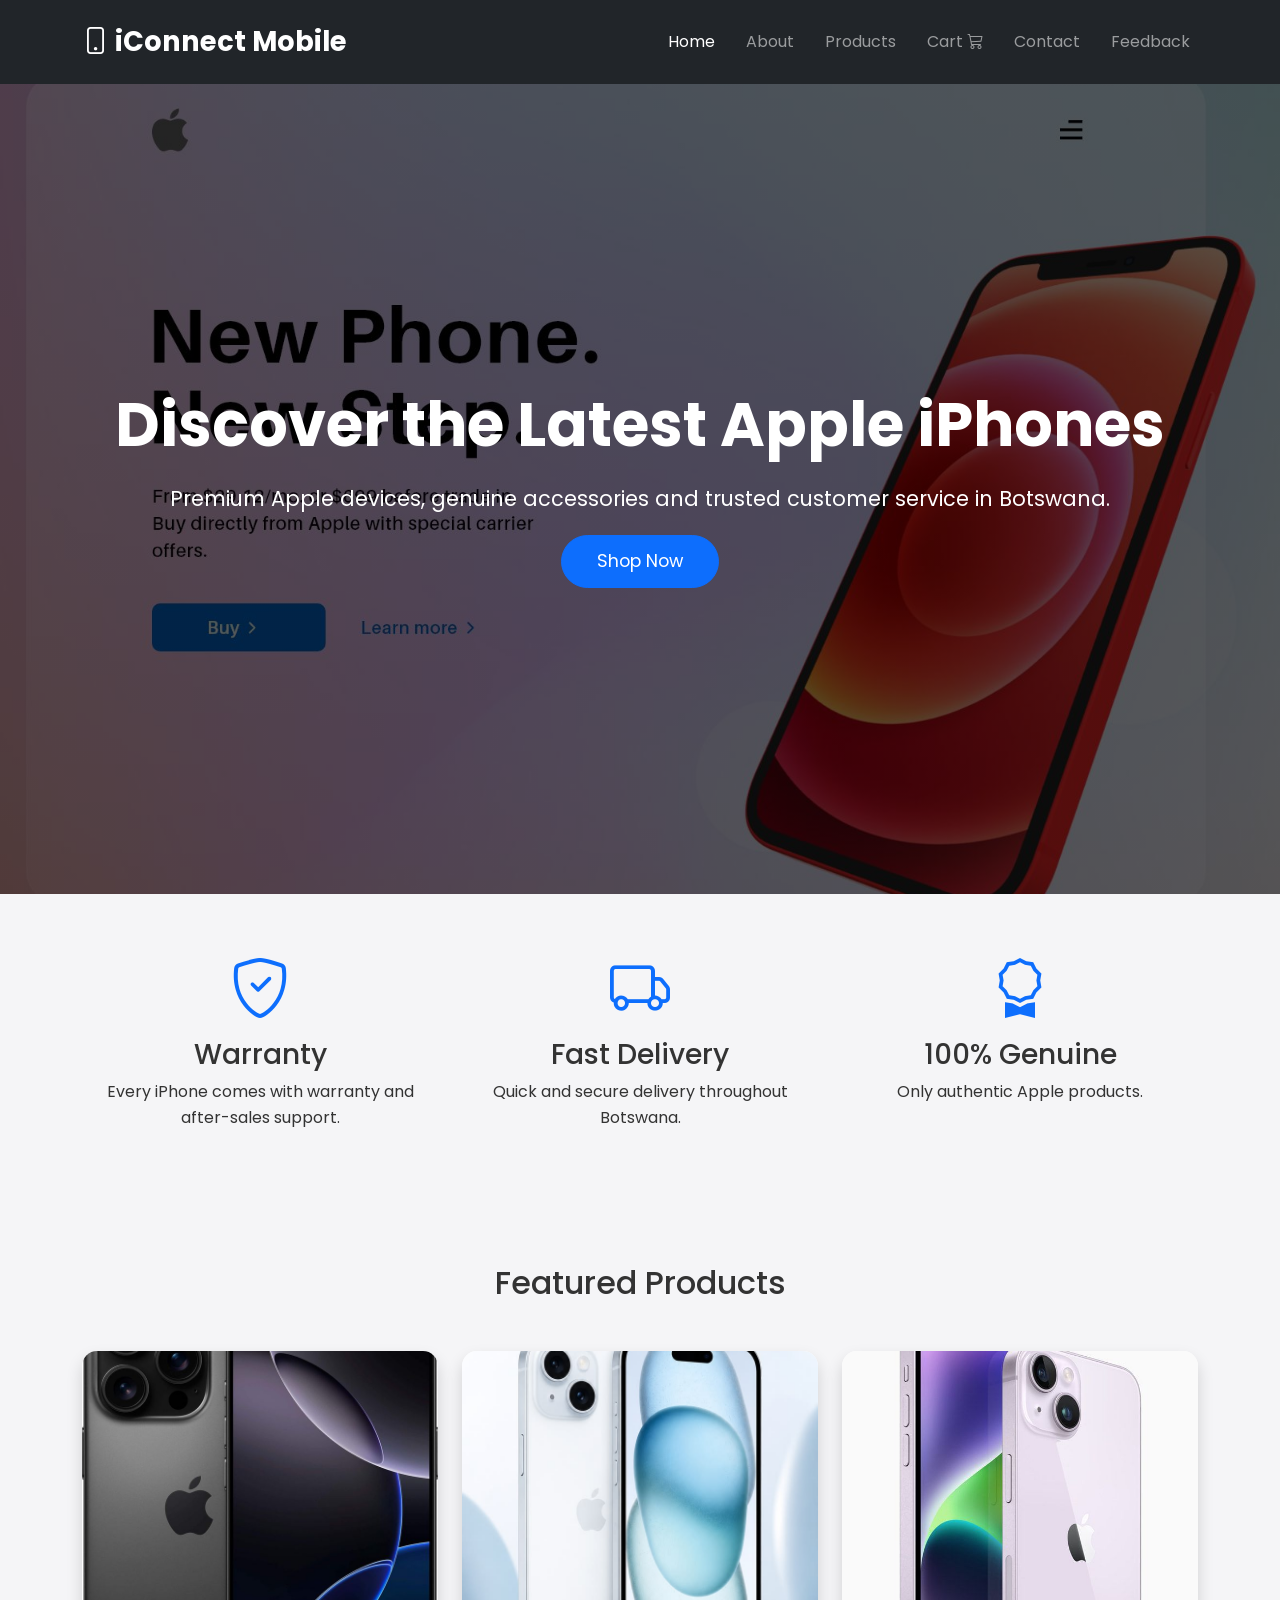
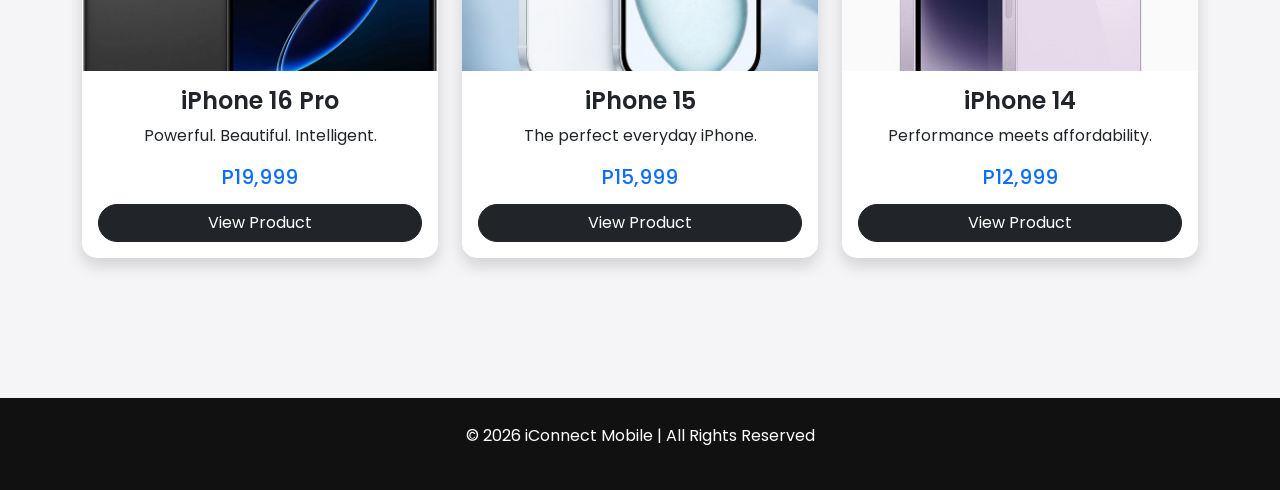
<file: index.html>
<!DOCTYPE html>
<html lang="en">

<head>

    <meta charset="UTF-8">
    <meta name="viewport" content="width=device-width, initial-scale=1.0">

    <title>iConnect Mobile</title>

    <!-- Bootstrap -->

    <link href="https://cdn.jsdelivr.net/npm/bootstrap@5.3.3/dist/css/bootstrap.min.css" rel="stylesheet">

    <!-- Bootstrap Icons -->

    <link rel="stylesheet"
        href="https://cdn.jsdelivr.net/npm/bootstrap-icons@1.11.3/font/bootstrap-icons.min.css">

    <!-- Google Font -->

    <link href="https://fonts.googleapis.com/css2?family=Poppins:wght@300;400;500;600;700&display=swap"
        rel="stylesheet">

    <!-- CSS -->

    <link rel="stylesheet" href="css/style.css">

</head>

<body>

    <!-- Navbar -->

    <nav class="navbar navbar-expand-lg navbar-dark bg-dark sticky-top">

        <div class="container">

            <a class="navbar-brand fw-bold" href="index.html">

                <i class="bi bi-phone"></i>

                iConnect Mobile

            </a>

            <button class="navbar-toggler" data-bs-toggle="collapse" data-bs-target="#menu">

                <span class="navbar-toggler-icon"></span>

            </button>

            <div class="collapse navbar-collapse" id="menu">

                <ul class="navbar-nav ms-auto">

                    <li class="nav-item">
                        <a class="nav-link active" href="index.html">Home</a>
                    </li>

                    <li class="nav-item">
                        <a class="nav-link" href="about.html">About</a>
                    </li>

                    <li class="nav-item">
                        <a class="nav-link" href="products.html">Products</a>
                    </li>

                    <li class="nav-item">
                        <a class="nav-link" href="cart.html">
                            Cart
                            <i class="bi bi-cart3"></i>
                        </a>
                    </li>

                    <li class="nav-item">
                        <a class="nav-link" href="contact.html">Contact</a>
                    </li>

                    <li class="nav-item">
                        <a class="nav-link" href="feedback.html">Feedback</a>
                    </li>

                </ul>

            </div>

        </div>

    </nav>

    <!-- Hero -->

    <section class="hero">

        <div class="container">

            <h1>Discover the Latest Apple iPhones</h1>

            <p>

                Premium Apple devices, genuine accessories and trusted customer service in Botswana.

            </p>

            <a href="products.html" class="btn btn-primary btn-lg">

                Shop Now

            </a>

        </div>

    </section>

    <!-- Features -->

    <section class="container py-5">

        <div class="row text-center">

            <div class="col-md-4">

                <i class="bi bi-shield-check feature-icon"></i>

                <h3>Warranty</h3>

                <p>Every iPhone comes with warranty and after-sales support.</p>

            </div>

            <div class="col-md-4">

                <i class="bi bi-truck feature-icon"></i>

                <h3>Fast Delivery</h3>

                <p>Quick and secure delivery throughout Botswana.</p>

            </div>

            <div class="col-md-4">

                <i class="bi bi-award feature-icon"></i>

                <h3>100% Genuine</h3>

                <p>Only authentic Apple products.</p>

            </div>

        </div>

    </section>

    <!-- Featured Products -->

    <section class="container">

        <h2 class="text-center mb-5">

            Featured Products

        </h2>

        <div class="row g-4">

            <div class="col-lg-4">

                <div class="card shadow">

                    <img src="images/iphone16.jpg" class="card-img-top">

                    <div class="card-body">

                        <h4>iPhone 16 Pro</h4>

                        <p>Powerful. Beautiful. Intelligent.</p>

                        <h5>P19,999</h5>

                        <a href="products.html" class="btn btn-dark w-100">

                            View Product

                        </a>

                    </div>

                </div>

            </div>

            <div class="col-lg-4">

                <div class="card shadow">

                    <img src="images/iphone15.jpg" class="card-img-top">

                    <div class="card-body">

                        <h4>iPhone 15</h4>

                        <p>The perfect everyday iPhone.</p>

                        <h5>P15,999</h5>

                        <a href="products.html" class="btn btn-dark w-100">

                            View Product

                        </a>

                    </div>

                </div>

            </div>

            <div class="col-lg-4">

                <div class="card shadow">

                    <img src="images/iphone14.jpg" class="card-img-top">

                    <div class="card-body">

                        <h4>iPhone 14</h4>

                        <p>Performance meets affordability.</p>

                        <h5>P12,999</h5>

                        <a href="products.html" class="btn btn-dark w-100">

                            View Product

                        </a>

                    </div>

                </div>

            </div>

        </div>

    </section>

    <!-- Footer -->

    <footer>

        <div class="container">

            <p>

                © 2026 iConnect Mobile | All Rights Reserved

            </p>

        </div>

    </footer>

    <script src="https://cdn.jsdelivr.net/npm/bootstrap@5.3.3/dist/js/bootstrap.bundle.min.js"></script>

    <script src="js/script.js"></script>

</body>

</html>
</file>
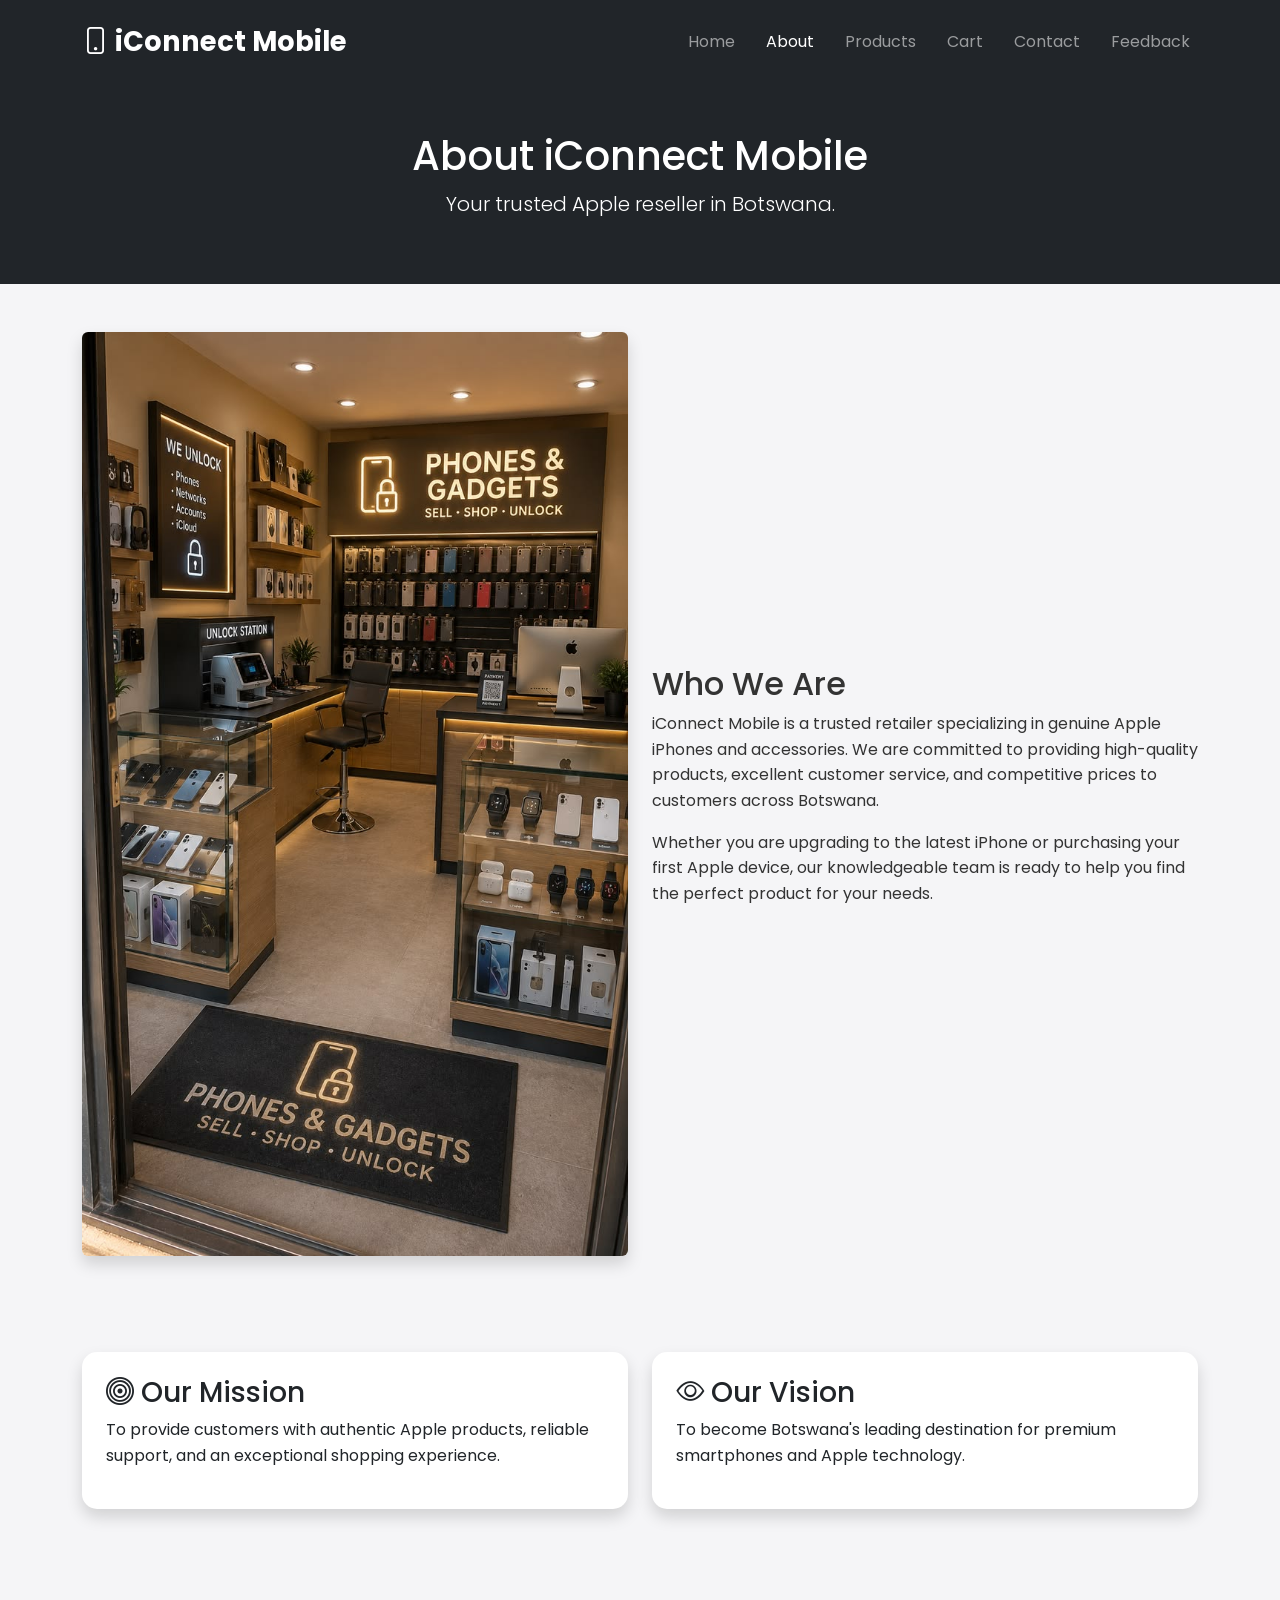
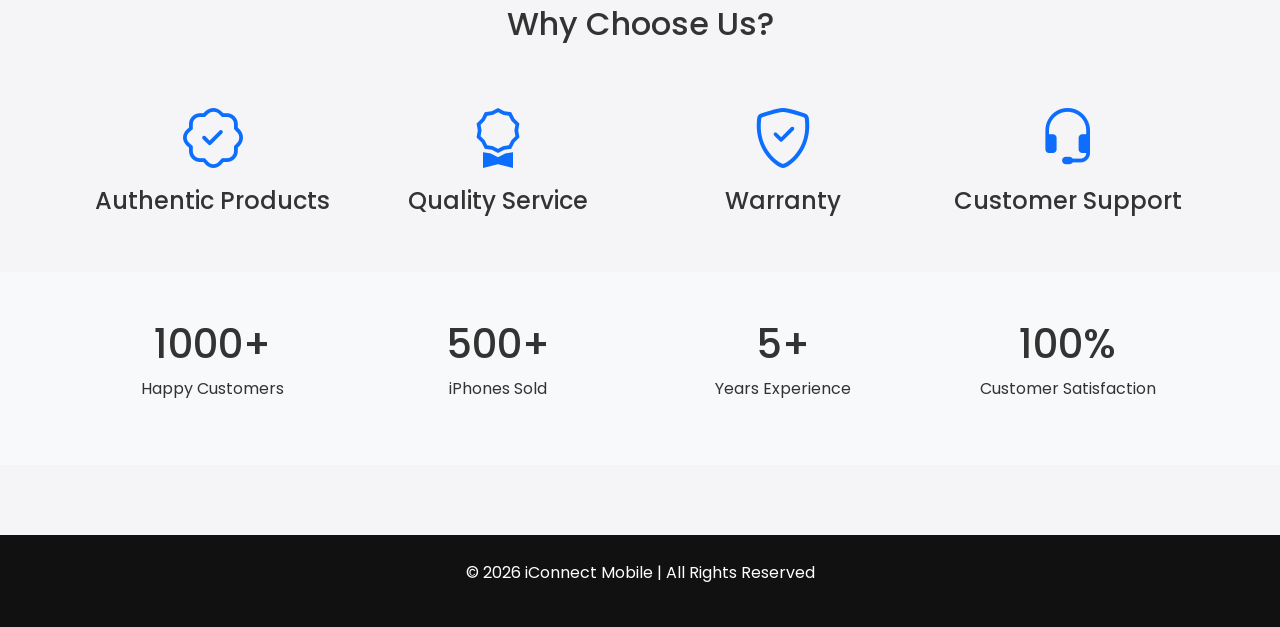
<file: about.html>
<!DOCTYPE html>
<html lang="en">

<head>

    <meta charset="UTF-8">
    <meta name="viewport" content="width=device-width, initial-scale=1.0">

    <title>About Us | iConnect Mobile</title>

    <!-- Bootstrap -->

    <link href="https://cdn.jsdelivr.net/npm/bootstrap@5.3.3/dist/css/bootstrap.min.css" rel="stylesheet">

    <!-- Bootstrap Icons -->

    <link rel="stylesheet"
    href="https://cdn.jsdelivr.net/npm/bootstrap-icons@1.11.3/font/bootstrap-icons.min.css">

    <!-- Google Font -->

    <link href="https://fonts.googleapis.com/css2?family=Poppins:wght@300;400;500;600;700&display=swap"
    rel="stylesheet">

    <!-- CSS -->

    <link rel="stylesheet" href="css/style.css">

</head>

<body>

<!-- Navigation -->

<nav class="navbar navbar-expand-lg navbar-dark bg-dark sticky-top">

<div class="container">

<a class="navbar-brand fw-bold" href="index.html">

<i class="bi bi-phone"></i>

iConnect Mobile

</a>

<button class="navbar-toggler" data-bs-toggle="collapse" data-bs-target="#menu">

<span class="navbar-toggler-icon"></span>

</button>

<div class="collapse navbar-collapse" id="menu">

<ul class="navbar-nav ms-auto">

<li class="nav-item">
<a class="nav-link" href="index.html">Home</a>
</li>

<li class="nav-item">
<a class="nav-link active" href="about.html">About</a>
</li>

<li class="nav-item">
<a class="nav-link" href="products.html">Products</a>
</li>

<li class="nav-item">
<a class="nav-link" href="cart.html">Cart</a>
</li>

<li class="nav-item">
<a class="nav-link" href="contact.html">Contact</a>
</li>

<li class="nav-item">
<a class="nav-link" href="feedback.html">Feedback</a>
</li>

</ul>

</div>

</div>

</nav>

<!-- Hero -->

<section class="bg-dark text-white text-center py-5">

<div class="container">

<h1>About iConnect Mobile</h1>

<p class="lead">

Your trusted Apple reseller in Botswana.

</p>

</div>

</section>

<!-- About -->

<section class="container py-5">

<div class="row align-items-center">

<div class="col-lg-6">

<img src="images/store.jpg" class="img-fluid rounded shadow" alt="Store">

</div>

<div class="col-lg-6">

<h2>Who We Are</h2>

<p>

iConnect Mobile is a trusted retailer specializing in genuine Apple iPhones and accessories.
We are committed to providing high-quality products, excellent customer service, and competitive prices to customers across Botswana.

</p>

<p>

Whether you are upgrading to the latest iPhone or purchasing your first Apple device, our knowledgeable team is ready to help you find the perfect product for your needs.

</p>

</div>

</div>

</section>

<!-- Mission Vision -->

<section class="container py-5">

<div class="row">

<div class="col-md-6">

<div class="card shadow p-4 h-100">

<h3><i class="bi bi-bullseye"></i> Our Mission</h3>

<p>

To provide customers with authentic Apple products, reliable support, and an exceptional shopping experience.

</p>

</div>

</div>

<div class="col-md-6">

<div class="card shadow p-4 h-100">

<h3><i class="bi bi-eye"></i> Our Vision</h3>

<p>

To become Botswana's leading destination for premium smartphones and Apple technology.

</p>

</div>

</div>

</div>

</section>

<!-- Why Choose Us -->

<section class="container py-5">

<h2 class="text-center mb-5">Why Choose Us?</h2>

<div class="row text-center">

<div class="col-md-3">

<i class="bi bi-patch-check feature-icon"></i>

<h4>Authentic Products</h4>

</div>

<div class="col-md-3">

<i class="bi bi-award feature-icon"></i>

<h4>Quality Service</h4>

</div>

<div class="col-md-3">

<i class="bi bi-shield-check feature-icon"></i>

<h4>Warranty</h4>

</div>

<div class="col-md-3">

<i class="bi bi-headset feature-icon"></i>

<h4>Customer Support</h4>

</div>

</div>

</section>

<!-- Statistics -->

<section class="bg-light py-5">

<div class="container">

<div class="row text-center">

<div class="col-md-3">

<h1>1000+</h1>

<p>Happy Customers</p>

</div>

<div class="col-md-3">

<h1>500+</h1>

<p>iPhones Sold</p>

</div>

<div class="col-md-3">

<h1>5+</h1>

<p>Years Experience</p>

</div>

<div class="col-md-3">

<h1>100%</h1>

<p>Customer Satisfaction</p>

</div>

</div>

</div>

</section>

<!-- Footer -->

<footer>

<div class="container">

<p>

© 2026 iConnect Mobile | All Rights Reserved

</p>

</div>

</footer>

<script src="https://cdn.jsdelivr.net/npm/bootstrap@5.3.3/dist/js/bootstrap.bundle.min.js"></script>

</body>

</html>
</file>
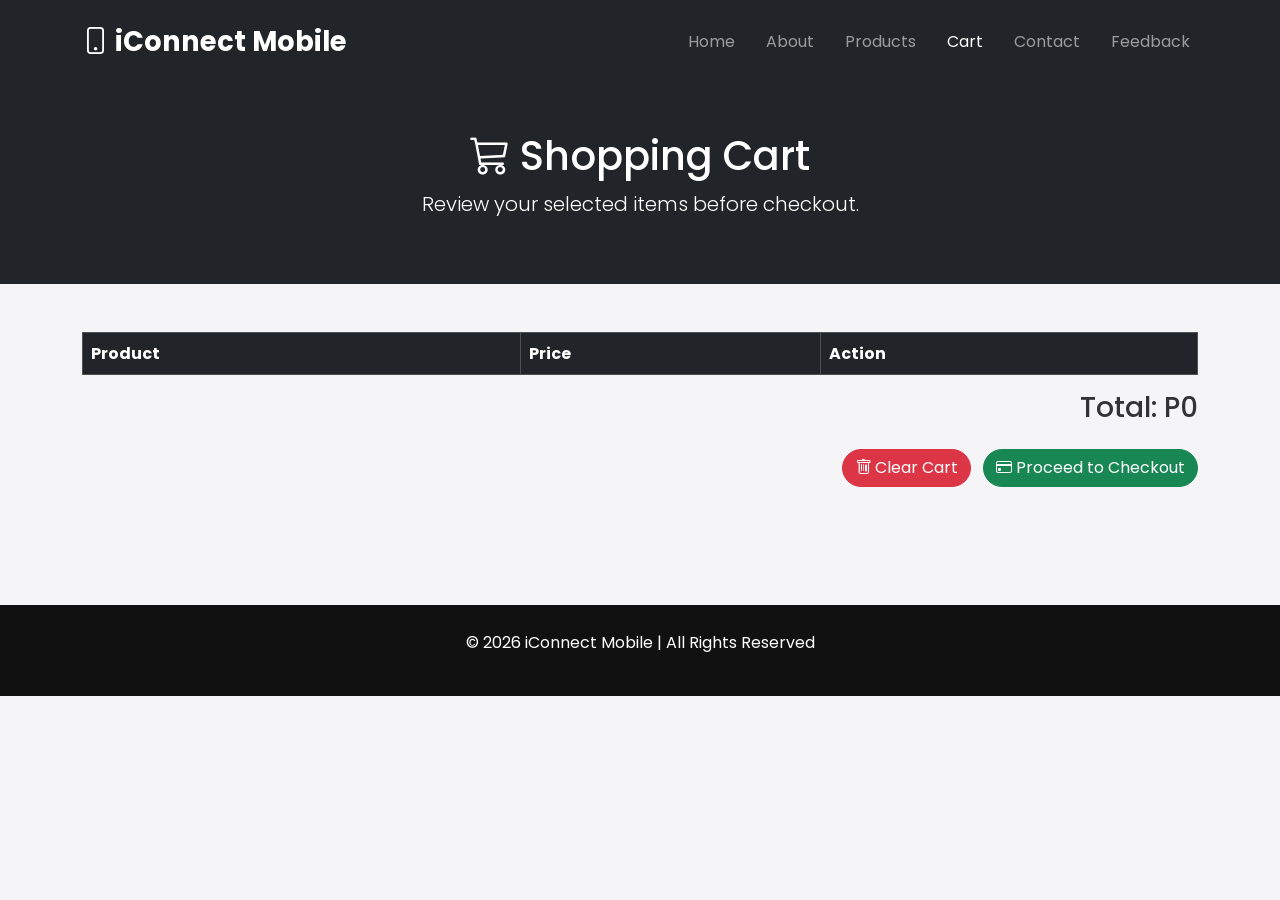
<file: cart.html>
<!DOCTYPE html>
<html lang="en">

<head>

    <meta charset="UTF-8">
    <meta name="viewport" content="width=device-width, initial-scale=1.0">

    <title>Shopping Cart | iConnect Mobile</title>

    <!-- Bootstrap -->

    <link href="https://cdn.jsdelivr.net/npm/bootstrap@5.3.3/dist/css/bootstrap.min.css" rel="stylesheet">

    <!-- Bootstrap Icons -->

    <link rel="stylesheet"
        href="https://cdn.jsdelivr.net/npm/bootstrap-icons@1.11.3/font/bootstrap-icons.min.css">

    <!-- Google Font -->

    <link href="https://fonts.googleapis.com/css2?family=Poppins:wght@300;400;500;600;700&display=swap"
        rel="stylesheet">

    <link rel="stylesheet" href="css/style.css">

</head>

<body>

<!-- Navigation -->

<nav class="navbar navbar-expand-lg navbar-dark bg-dark sticky-top">

<div class="container">

<a class="navbar-brand fw-bold" href="index.html">

<i class="bi bi-phone"></i>

iConnect Mobile

</a>

<button class="navbar-toggler" data-bs-toggle="collapse" data-bs-target="#menu">

<span class="navbar-toggler-icon"></span>

</button>

<div class="collapse navbar-collapse" id="menu">

<ul class="navbar-nav ms-auto">

<li class="nav-item"><a class="nav-link" href="index.html">Home</a></li>

<li class="nav-item"><a class="nav-link" href="about.html">About</a></li>

<li class="nav-item"><a class="nav-link" href="products.html">Products</a></li>

<li class="nav-item"><a class="nav-link active" href="cart.html">Cart</a></li>

<li class="nav-item"><a class="nav-link" href="contact.html">Contact</a></li>

<li class="nav-item"><a class="nav-link" href="feedback.html">Feedback</a></li>

</ul>

</div>

</div>

</nav>

<!-- Page Header -->

<section class="bg-dark text-white text-center py-5">

<div class="container">

<h1><i class="bi bi-cart3"></i> Shopping Cart</h1>

<p class="lead">

Review your selected items before checkout.

</p>

</div>

</section>

<!-- Cart -->

<section class="container py-5">

<div class="table-responsive">

<table class="table table-bordered table-hover align-middle">

<thead class="table-dark">

<tr>

<th>Product</th>

<th>Price</th>

<th>Action</th>

</tr>

</thead>

<tbody id="cartItems">

</tbody>

</table>

</div>

<div class="text-end">

<h3>

Total:
<span id="totalPrice">P0</span>

</h3>

</div>

<div class="text-end mt-4">

<button class="btn btn-danger me-2" onclick="clearCart()">

<i class="bi bi-trash"></i>

Clear Cart

</button>

<button class="btn btn-success">

<i class="bi bi-credit-card"></i>

Proceed to Checkout

</button>

</div>

</section>

<!-- Footer -->

<footer>

<div class="container">

<p>

© 2026 iConnect Mobile | All Rights Reserved

</p>

</div>

</footer>

<script src="https://cdn.jsdelivr.net/npm/bootstrap@5.3.3/dist/js/bootstrap.bundle.min.js"></script>

<script src="js/cart.js"></script>

</body>

</html>
</file>
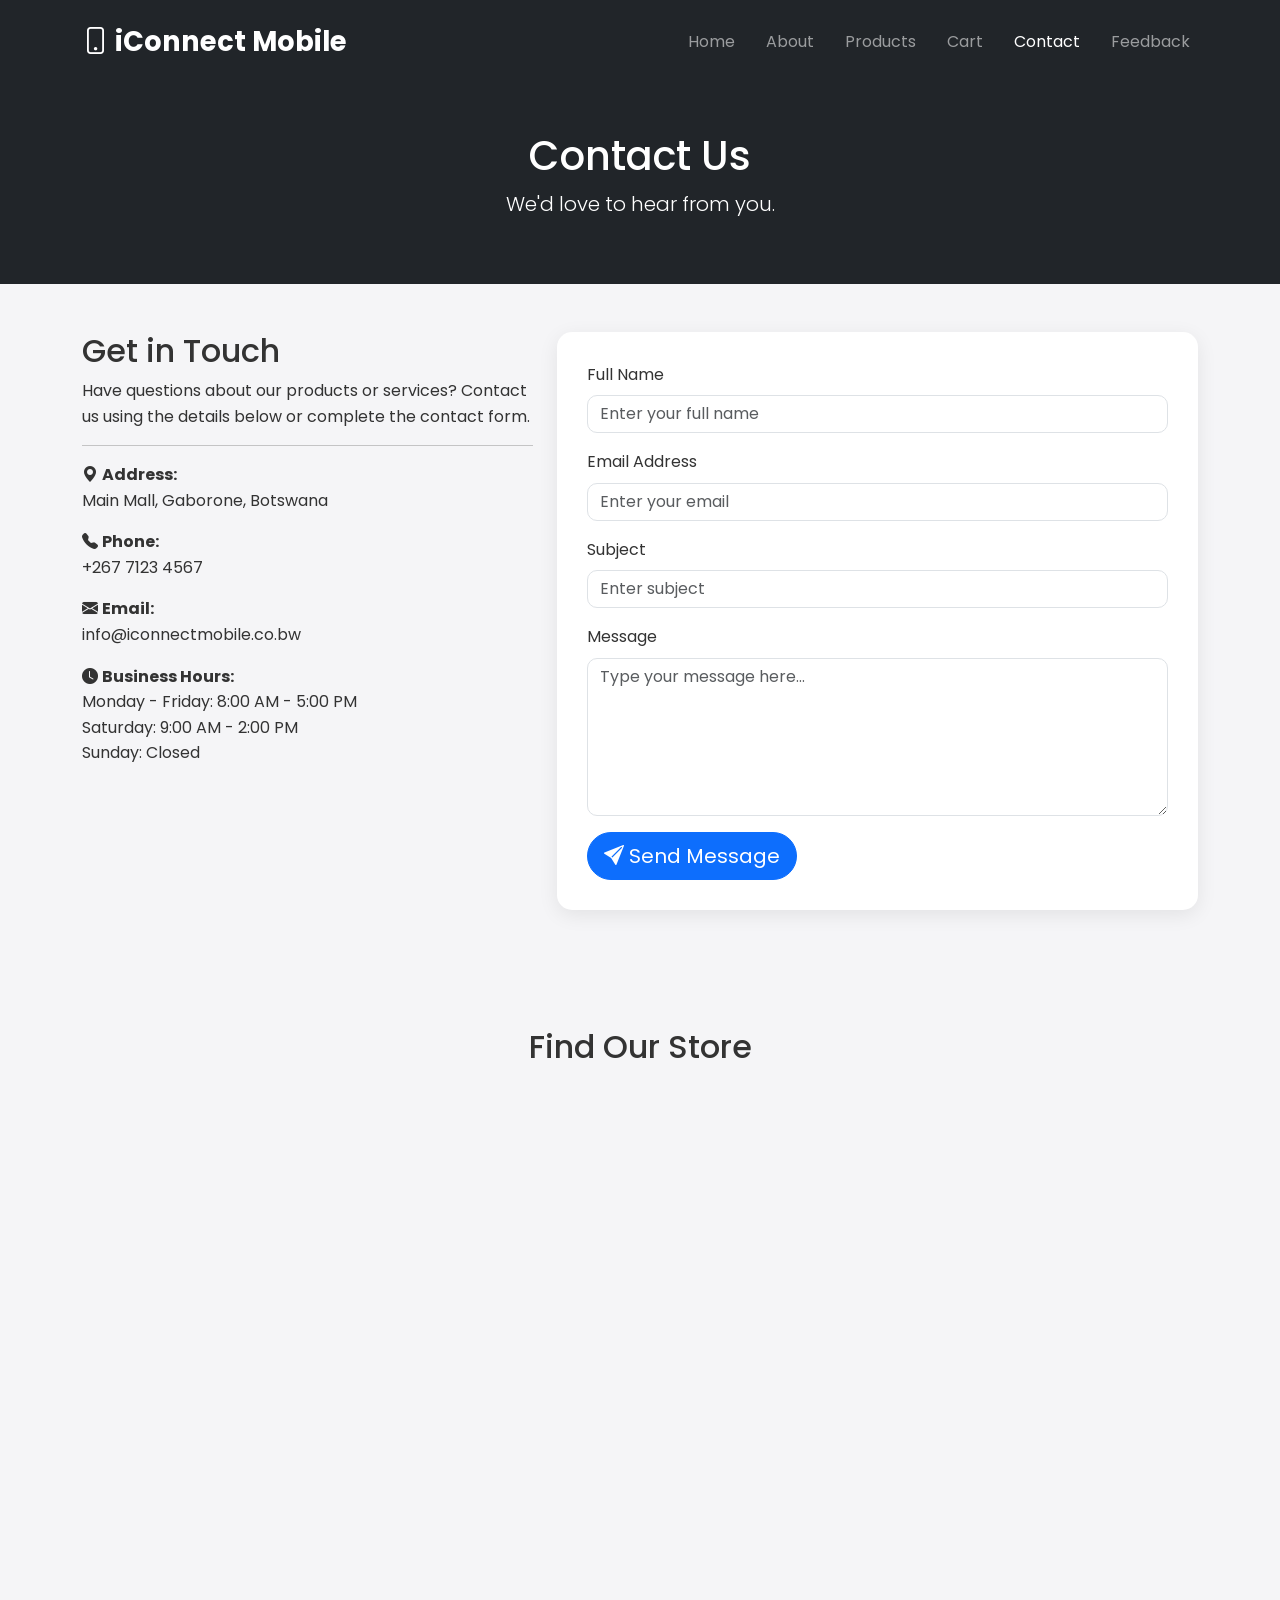
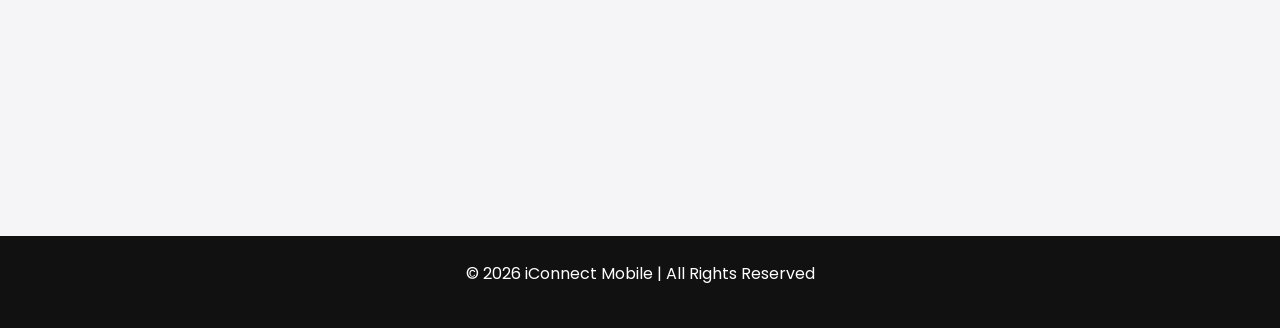
<file: contact.html>
<!DOCTYPE html>
<html lang="en">

<head>

<meta charset="UTF-8">
<meta name="viewport" content="width=device-width, initial-scale=1.0">

<title>Contact Us | iConnect Mobile</title>

<link href="https://cdn.jsdelivr.net/npm/bootstrap@5.3.3/dist/css/bootstrap.min.css" rel="stylesheet">

<link rel="stylesheet"
href="https://cdn.jsdelivr.net/npm/bootstrap-icons@1.11.3/font/bootstrap-icons.min.css">

<link href="https://fonts.googleapis.com/css2?family=Poppins:wght@300;400;500;600;700&display=swap"
rel="stylesheet">

<link rel="stylesheet" href="css/style.css">

</head>

<body>

<!-- Navigation -->

<nav class="navbar navbar-expand-lg navbar-dark bg-dark sticky-top">

<div class="container">

<a class="navbar-brand fw-bold" href="index.html">

<i class="bi bi-phone"></i>

iConnect Mobile

</a>

<button class="navbar-toggler" data-bs-toggle="collapse" data-bs-target="#menu">

<span class="navbar-toggler-icon"></span>

</button>

<div class="collapse navbar-collapse" id="menu">

<ul class="navbar-nav ms-auto">

<li class="nav-item"><a class="nav-link" href="index.html">Home</a></li>

<li class="nav-item"><a class="nav-link" href="about.html">About</a></li>

<li class="nav-item"><a class="nav-link" href="products.html">Products</a></li>

<li class="nav-item"><a class="nav-link" href="cart.html">Cart</a></li>

<li class="nav-item"><a class="nav-link active" href="contact.html">Contact</a></li>

<li class="nav-item"><a class="nav-link" href="feedback.html">Feedback</a></li>

</ul>

</div>

</div>

</nav>

<!-- Header -->

<section class="bg-dark text-white text-center py-5">

<div class="container">

<h1>Contact Us</h1>

<p class="lead">

We'd love to hear from you.

</p>

</div>

</section>

<!-- Contact Information -->

<section class="container py-5">

<div class="row">

<div class="col-lg-5">

<h2>Get in Touch</h2>

<p>

Have questions about our products or services? Contact us using the details below or complete the contact form.

</p>

<hr>

<p><i class="bi bi-geo-alt-fill"></i>
<strong>Address:</strong><br>
Main Mall, Gaborone, Botswana
</p>

<p><i class="bi bi-telephone-fill"></i>
<strong>Phone:</strong><br>
+267 7123 4567
</p>

<p><i class="bi bi-envelope-fill"></i>
<strong>Email:</strong><br>
info@iconnectmobile.co.bw
</p>

<p><i class="bi bi-clock-fill"></i>
<strong>Business Hours:</strong><br>

Monday - Friday: 8:00 AM - 5:00 PM<br>

Saturday: 9:00 AM - 2:00 PM<br>

Sunday: Closed

</p>

</div>

<div class="col-lg-7">

<form>

<div class="mb-3">

<label class="form-label">Full Name</label>

<input
type="text"
class="form-control"
placeholder="Enter your full name"
required>

</div>

<div class="mb-3">

<label class="form-label">Email Address</label>

<input
type="email"
class="form-control"
placeholder="Enter your email"
required>

</div>

<div class="mb-3">

<label class="form-label">Subject</label>

<input
type="text"
class="form-control"
placeholder="Enter subject">

</div>

<div class="mb-3">

<label class="form-label">Message</label>

<textarea
class="form-control"
rows="6"
placeholder="Type your message here..."
required></textarea>

</div>

<button class="btn btn-primary btn-lg">

<i class="bi bi-send-fill"></i>

Send Message

</button>

</form>

</div>

</div>

</section>

<!-- Map -->

<section class="container pb-5">

<h2 class="text-center mb-4">

Find Our Store

</h2>

<div class="ratio ratio-16x9">

<iframe

src="https://www.google.com/maps?q=Main+Mall+Gaborone&output=embed"

allowfullscreen

loading="lazy">

</iframe>

</div>

</section>

<!-- Footer -->

<footer>

<div class="container">

<p>

© 2026 iConnect Mobile | All Rights Reserved

</p>

</div>

</footer>

<script src="https://cdn.jsdelivr.net/npm/bootstrap@5.3.3/dist/js/bootstrap.bundle.min.js"></script>

</body>

</html>
</file>
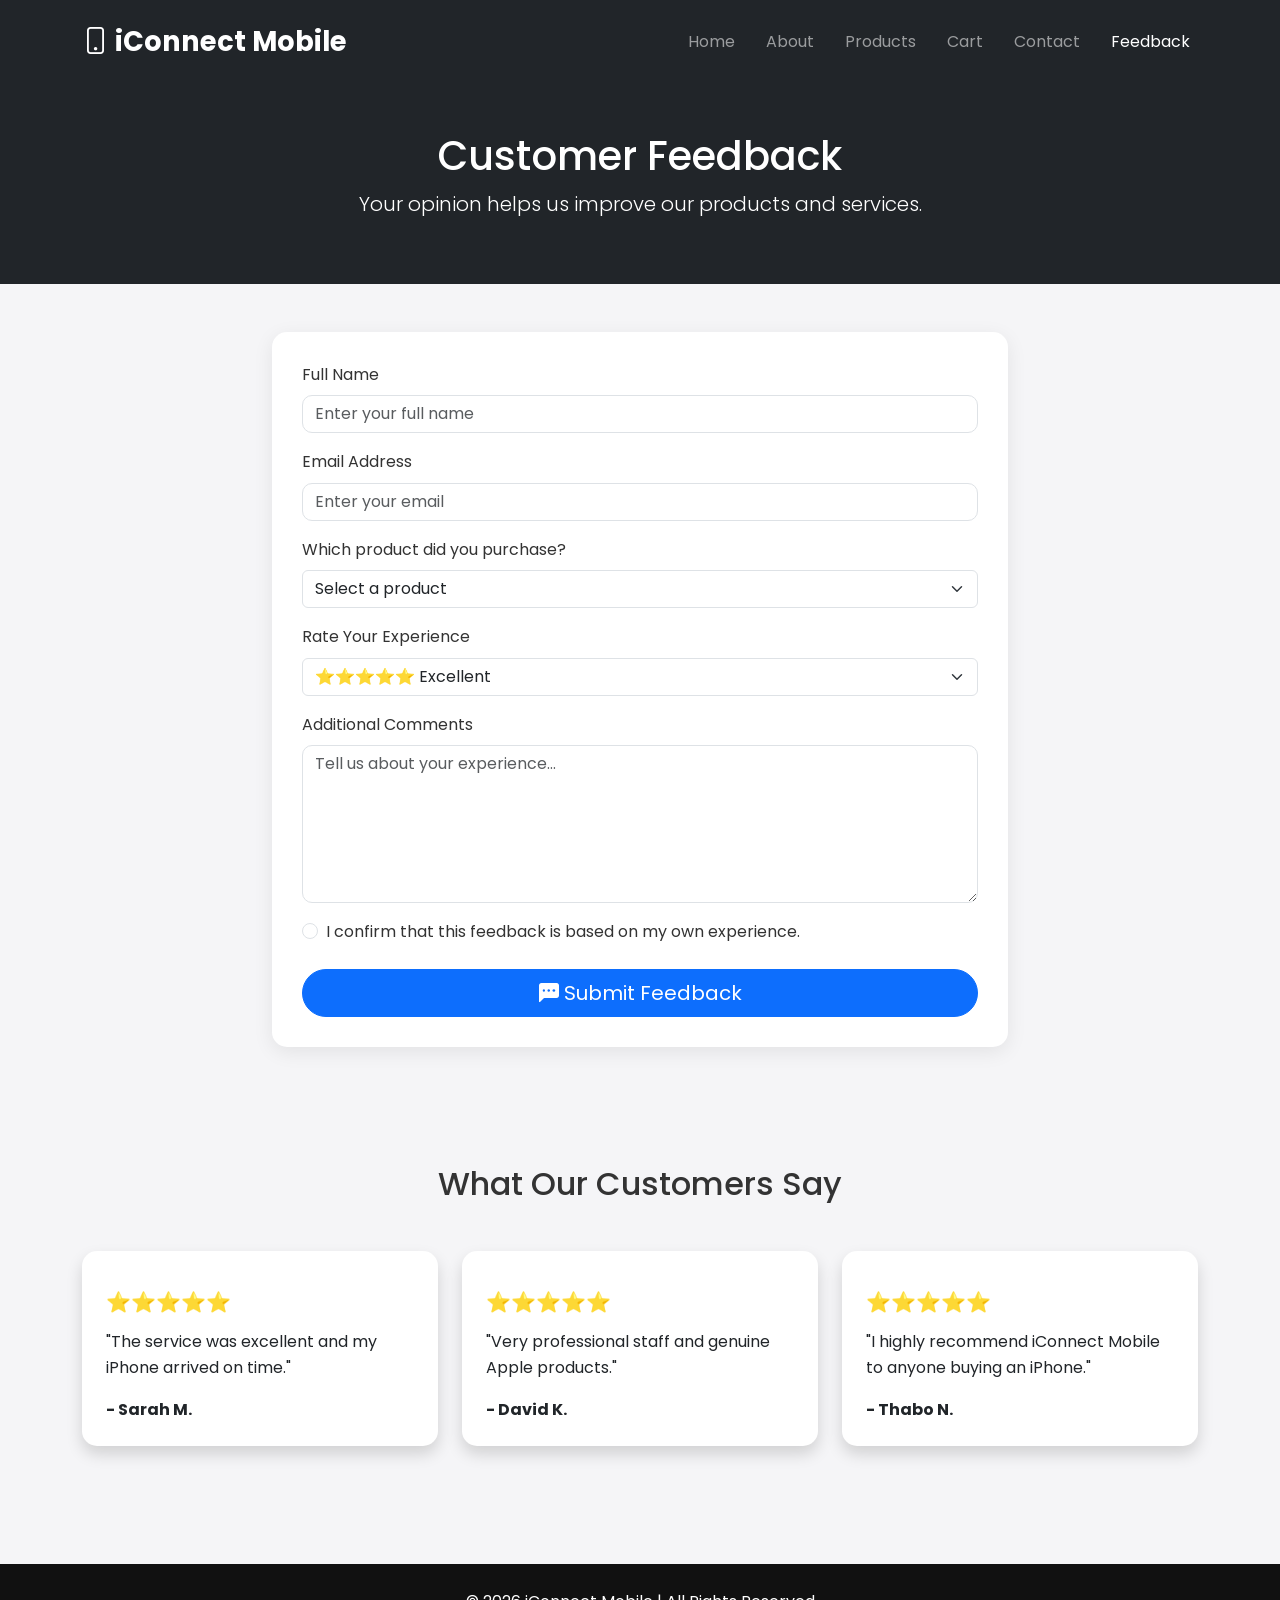
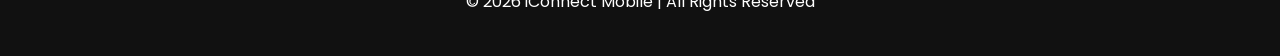
<file: feedback.html>
<!DOCTYPE html>
<html lang="en">

<head>

    <meta charset="UTF-8">
    <meta name="viewport" content="width=device-width, initial-scale=1.0">

    <title>Feedback | iConnect Mobile</title>

    <!-- Bootstrap CSS -->
    <link href="https://cdn.jsdelivr.net/npm/bootstrap@5.3.3/dist/css/bootstrap.min.css" rel="stylesheet">

    <!-- Bootstrap Icons -->
    <link rel="stylesheet"
        href="https://cdn.jsdelivr.net/npm/bootstrap-icons@1.11.3/font/bootstrap-icons.min.css">

    <!-- Google Font -->
    <link href="https://fonts.googleapis.com/css2?family=Poppins:wght@300;400;500;600;700&display=swap"
        rel="stylesheet">

    <!-- CSS -->
    <link rel="stylesheet" href="css/style.css">

</head>

<body>

<!-- Navbar -->

<nav class="navbar navbar-expand-lg navbar-dark bg-dark sticky-top">

<div class="container">

<a class="navbar-brand fw-bold" href="index.html">
<i class="bi bi-phone"></i>
iConnect Mobile
</a>

<button class="navbar-toggler" data-bs-toggle="collapse" data-bs-target="#menu">

<span class="navbar-toggler-icon"></span>

</button>

<div class="collapse navbar-collapse" id="menu">

<ul class="navbar-nav ms-auto">

<li class="nav-item">
<a class="nav-link" href="index.html">Home</a>
</li>

<li class="nav-item">
<a class="nav-link" href="about.html">About</a>
</li>

<li class="nav-item">
<a class="nav-link" href="products.html">Products</a>
</li>

<li class="nav-item">
<a class="nav-link" href="cart.html">Cart</a>
</li>

<li class="nav-item">
<a class="nav-link" href="contact.html">Contact</a>
</li>

<li class="nav-item">
<a class="nav-link active" href="feedback.html">Feedback</a>
</li>

</ul>

</div>

</div>

</nav>

<!-- Header -->

<section class="bg-dark text-white text-center py-5">

<div class="container">

<h1>Customer Feedback</h1>

<p class="lead">

Your opinion helps us improve our products and services.

</p>

</div>

</section>

<!-- Feedback Form -->

<section class="container py-5">

<div class="row justify-content-center">

<div class="col-lg-8">

<form>

<div class="mb-3">

<label class="form-label">Full Name</label>

<input
type="text"
class="form-control"
placeholder="Enter your full name"
required>

</div>

<div class="mb-3">

<label class="form-label">Email Address</label>

<input
type="email"
class="form-control"
placeholder="Enter your email"
required>

</div>

<div class="mb-3">

<label class="form-label">Which product did you purchase?</label>

<select class="form-select">

<option>Select a product</option>

<option>iPhone 16 Pro</option>

<option>iPhone 15</option>

<option>iPhone 14</option>

<option>iPhone 13</option>

<option>iPhone 12</option>

<option>iPhone 11</option>

</select>

</div>

<div class="mb-3">

<label class="form-label">Rate Your Experience</label>

<select class="form-select">

<option>⭐⭐⭐⭐⭐ Excellent</option>

<option>⭐⭐⭐⭐ Very Good</option>

<option>⭐⭐⭐ Good</option>

<option>⭐⭐ Fair</option>

<option>⭐ Poor</option>

</select>

</div>

<div class="mb-3">

<label class="form-label">Additional Comments</label>

<textarea
class="form-control"
rows="6"
placeholder="Tell us about your experience..."
required></textarea>

</div>

<div class="form-check mb-4">

<input class="form-check-input"
type="checkbox"
required>

<label class="form-check-label">

I confirm that this feedback is based on my own experience.

</label>

</div>

<button class="btn btn-primary btn-lg w-100">

<i class="bi bi-chat-left-dots-fill"></i>

Submit Feedback

</button>

</form>

</div>

</div>

</section>

<!-- Testimonials -->

<section class="container pb-5">

<h2 class="text-center mb-5">

What Our Customers Say

</h2>

<div class="row g-4">

<div class="col-md-4">

<div class="card shadow p-4">

<h5>⭐⭐⭐⭐⭐</h5>

<p>

"The service was excellent and my iPhone arrived on time."

</p>

<strong>- Sarah M.</strong>

</div>

</div>

<div class="col-md-4">

<div class="card shadow p-4">

<h5>⭐⭐⭐⭐⭐</h5>

<p>

"Very professional staff and genuine Apple products."

</p>

<strong>- David K.</strong>

</div>

</div>

<div class="col-md-4">

<div class="card shadow p-4">

<h5>⭐⭐⭐⭐⭐</h5>

<p>

"I highly recommend iConnect Mobile to anyone buying an iPhone."

</p>

<strong>- Thabo N.</strong>

</div>

</div>

</div>

</section>

<!-- Footer -->

<footer>

<div class="container">

<p>

© 2026 iConnect Mobile | All Rights Reserved

</p>

</div>

</footer>

<script src="https://cdn.jsdelivr.net/npm/bootstrap@5.3.3/dist/js/bootstrap.bundle.min.js"></script>

</body>

</html>
</file>
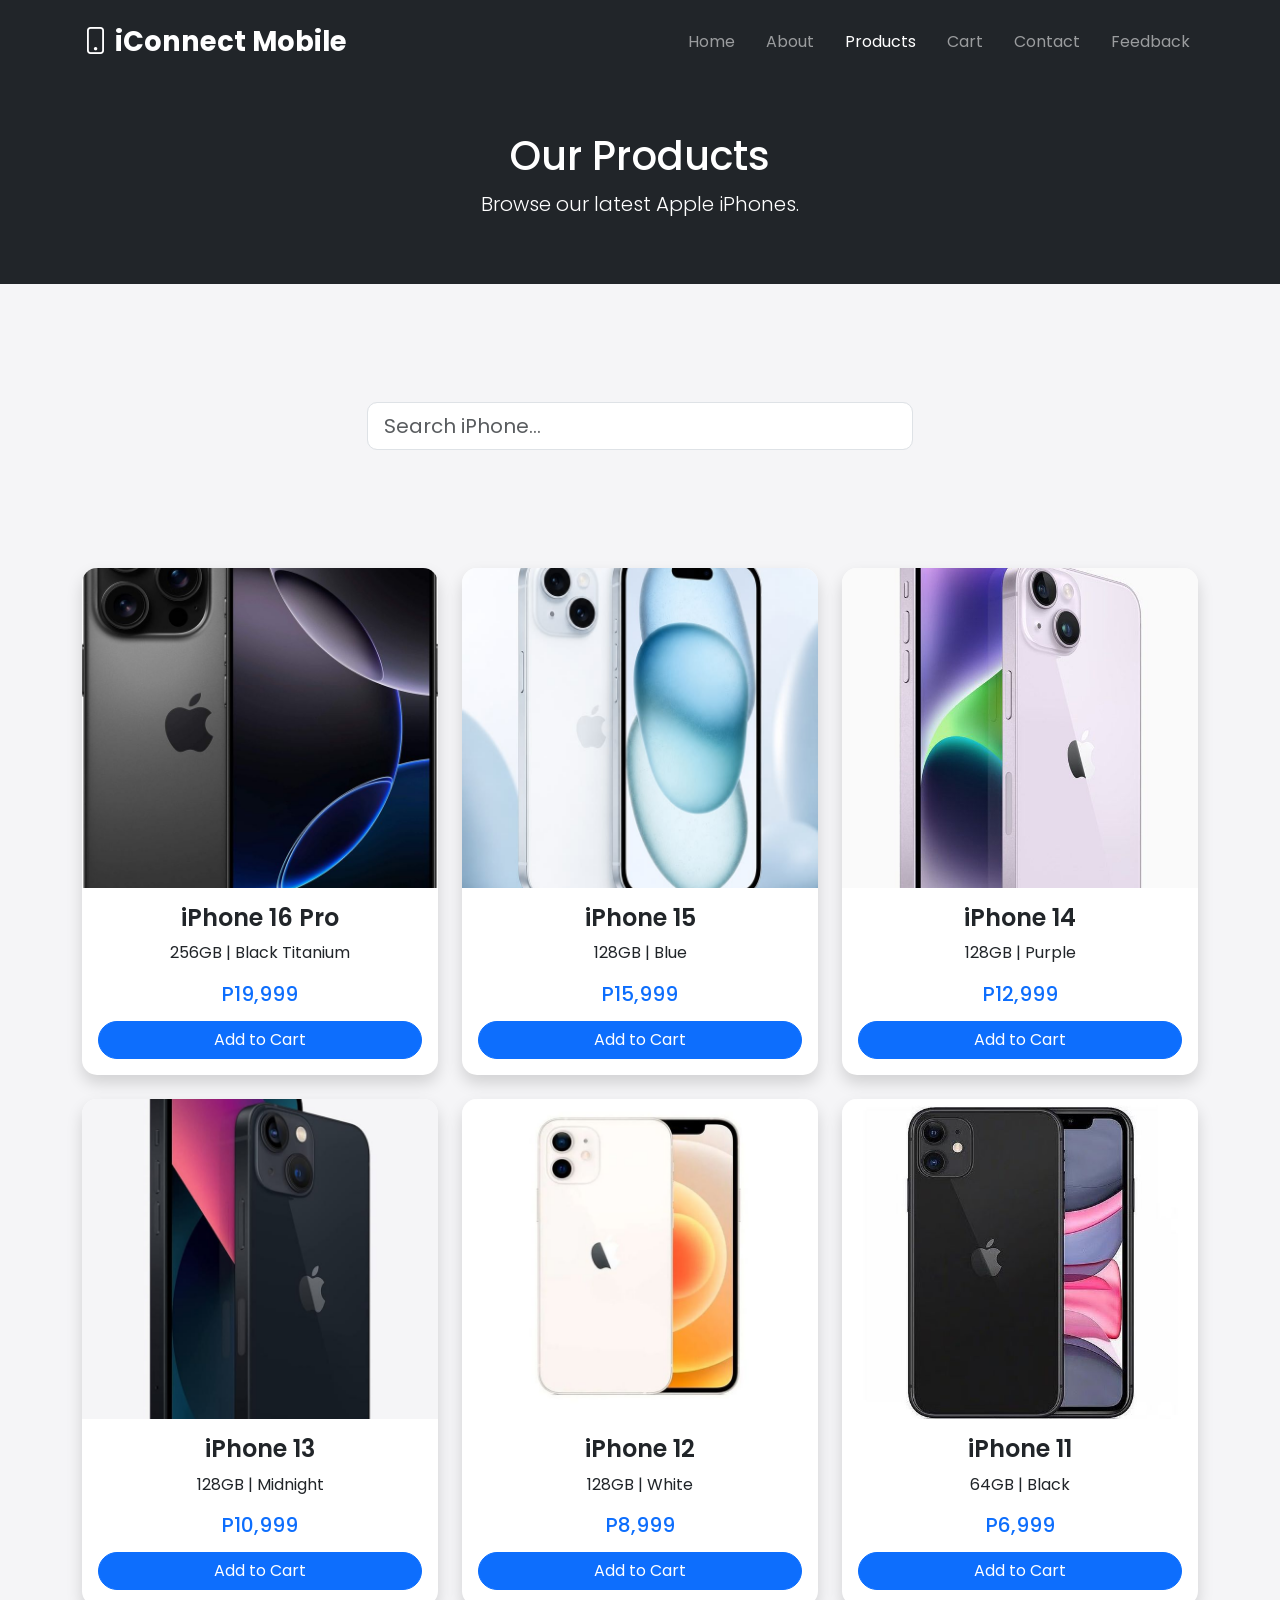
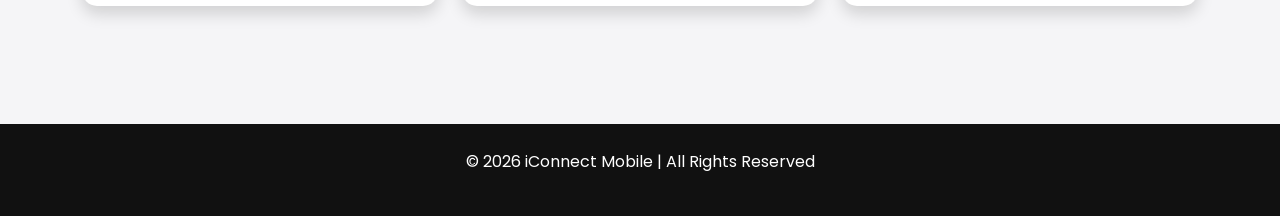
<file: products.html>
<!DOCTYPE html>
<html lang="en">

<head>
    <meta charset="UTF-8">
    <meta name="viewport" content="width=device-width, initial-scale=1.0">
    <title>Products | iConnect Mobile</title>

    <!-- Bootstrap -->
    <link href="https://cdn.jsdelivr.net/npm/bootstrap@5.3.3/dist/css/bootstrap.min.css" rel="stylesheet">

    <!-- Bootstrap Icons -->
    <link rel="stylesheet"
        href="https://cdn.jsdelivr.net/npm/bootstrap-icons@1.11.3/font/bootstrap-icons.min.css">

    <!-- Google Font -->
    <link href="https://fonts.googleapis.com/css2?family=Poppins:wght@300;400;500;600;700&display=swap"
        rel="stylesheet">

    <link rel="stylesheet" href="css/style.css">
</head>

<body>

<!-- Navbar -->

<nav class="navbar navbar-expand-lg navbar-dark bg-dark sticky-top">

<div class="container">

<a class="navbar-brand fw-bold" href="index.html">
<i class="bi bi-phone"></i>
iConnect Mobile
</a>

<button class="navbar-toggler" data-bs-toggle="collapse" data-bs-target="#menu">
<span class="navbar-toggler-icon"></span>
</button>

<div class="collapse navbar-collapse" id="menu">

<ul class="navbar-nav ms-auto">

<li class="nav-item"><a class="nav-link" href="index.html">Home</a></li>

<li class="nav-item"><a class="nav-link" href="about.html">About</a></li>

<li class="nav-item"><a class="nav-link active" href="products.html">Products</a></li>

<li class="nav-item"><a class="nav-link" href="cart.html">Cart</a></li>

<li class="nav-item"><a class="nav-link" href="contact.html">Contact</a></li>

<li class="nav-item"><a class="nav-link" href="feedback.html">Feedback</a></li>

</ul>

</div>

</div>

</nav>

<!-- Header -->

<section class="bg-dark text-white text-center py-5">

<div class="container">

<h1>Our Products</h1>

<p class="lead">Browse our latest Apple iPhones.</p>

</div>

</section>

<!-- Search -->

<section class="container mt-5">

<div class="row justify-content-center">

<div class="col-md-6">

<input type="text" id="searchInput" class="form-control form-control-lg"
placeholder="Search iPhone...">

</div>

</div>

</section>

<!-- Products -->

<section class="container py-5">

<div class="row g-4" id="productList">

<!-- Product 1 -->

<div class="col-lg-4 product">

<div class="card shadow">

<img src="images/iphone16.jpg" class="card-img-top product-image">

<div class="card-body">

<h4>iPhone 16 Pro</h4>

<p>256GB | Black Titanium</p>

<h5>P19,999</h5>

<button class="btn btn-primary w-100"
onclick="addToCart('iPhone 16 Pro',19999)">
Add to Cart
</button>

</div>

</div>

</div>

<!-- Product 2 -->

<div class="col-lg-4 product">

<div class="card shadow">

<img src="images/iphone15.jpg" class="card-img-top product-image">

<div class="card-body">

<h4>iPhone 15</h4>

<p>128GB | Blue</p>

<h5>P15,999</h5>

<button class="btn btn-primary w-100"
onclick="addToCart('iPhone 15',15999)">
Add to Cart
</button>

</div>

</div>

</div>

<!-- Product 3 -->

<div class="col-lg-4 product">

<div class="card shadow">

<img src="images/iphone14.jpg" class="card-img-top product-image">

<div class="card-body">

<h4>iPhone 14</h4>

<p>128GB | Purple</p>

<h5>P12,999</h5>

<button class="btn btn-primary w-100"
onclick="addToCart('iPhone 14',12999)">
Add to Cart
</button>

</div>

</div>

</div>

<!-- Product 4 -->

<div class="col-lg-4 product">

<div class="card shadow">

<img src="images/iphone13.jpg" class="card-img-top product-image">

<div class="card-body">

<h4>iPhone 13</h4>

<p>128GB | Midnight</p>

<h5>P10,999</h5>

<button class="btn btn-primary w-100"
onclick="addToCart('iPhone 13',10999)">
Add to Cart
</button>

</div>

</div>

</div>

<!-- Product 5 -->

<div class="col-lg-4 product">

<div class="card shadow">

<img src="images/iphone12.jpg" class="card-img-top product-image">

<div class="card-body">

<h4>iPhone 12</h4>

<p>128GB | White</p>

<h5>P8,999</h5>

<button class="btn btn-primary w-100"
onclick="addToCart('iPhone 12',8999)">
Add to Cart
</button>

</div>

</div>

</div>

<!-- Product 6 -->

<div class="col-lg-4 product">

<div class="card shadow">

<img src="images/iphone11.jpg" class="card-img-top product-image">

<div class="card-body">

<h4>iPhone 11</h4>

<p>64GB | Black</p>

<h5>P6,999</h5>

<button class="btn btn-primary w-100"
onclick="addToCart('iPhone 11',6999)">
Add to Cart
</button>

</div>

</div>

</div>

</div>

</section>

<!-- Footer -->

<footer>

<div class="container">

<p>© 2026 iConnect Mobile | All Rights Reserved</p>

</div>

</footer>

<script src="https://cdn.jsdelivr.net/npm/bootstrap@5.3.3/dist/js/bootstrap.bundle.min.js"></script>

<script src="js/script.js"></script>

<script src="js/cart.js"></script>

</body>

</html>
</file>
<file: css/style.css>
/* Google Font */

*{
    margin:0;
    padding:0;
    box-sizing:border-box;
}

body{
    font-family:'Poppins',sans-serif;
    background:#f5f5f7;
    color:#333;
    line-height:1.6;
}

/* Navbar */

.navbar{
    padding:15px 0;
}

.navbar-brand{
    font-size:1.7rem;
    font-weight:700;
}

.nav-link{
    margin-left:15px;
    transition:.3s;
}

.nav-link:hover{
    color:#0d6efd !important;
}

/* Hero */

.hero{

    background:
    linear-gradient(rgba(0,0,0,.65),rgba(0,0,0,.65)),
    url("../images/hero.jpg");

    background-size:cover;
    background-position:center;

    height:90vh;

    display:flex;
    justify-content:center;
    align-items:center;

    text-align:center;
    color:white;
}

.hero h1{

    font-size:3.8rem;
    font-weight:700;
}

.hero p{

    font-size:1.3rem;
    margin:20px 0;
}

.hero .btn{

    padding:12px 35px;
    font-size:1.1rem;
}

/* Section */

section{

    padding:70px 0;
}

/* Feature icons */

.feature-icon{

    font-size:60px;
    color:#0d6efd;
    margin-bottom:20px;
}

/* Cards */

.card{

    border:none;
    border-radius:15px;
    overflow:hidden;
    transition:.3s;
}

.card:hover{

    transform:translateY(-10px);
    box-shadow:0 15px 35px rgba(0,0,0,.15);
}

.card img{

    height:320px;
    object-fit:cover;
}

.card-body{

    text-align:center;
}

.card h4{

    font-weight:600;
}

.card h5{

    color:#0d6efd;
    margin:15px 0;
}

.btn-dark{

    border-radius:30px;
}

/* Buttons */

.btn{

    border-radius:30px;
    transition:.3s;
}

.btn:hover{

    transform:scale(1.05);
}

/* Footer */

footer{

    margin-top:70px;
    background:#111;
    color:white;
    text-align:center;
    padding:25px;
}

/* Forms */

form{

    background:white;
    padding:30px;
    border-radius:15px;
    box-shadow:0 5px 20px rgba(0,0,0,.08);
}

/* Inputs */

input,
textarea{

    border-radius:10px !important;
}

/* Tables */

table{

    background:white;
}

/* Product Image */

.product-image{

    height:260px;
    object-fit:cover;
}

/* Responsive */

@media(max-width:992px){

.hero h1{

font-size:3rem;

}

}

@media(max-width:768px){

.hero{

height:70vh;

}

.hero h1{

font-size:2.3rem;

}

.hero p{

font-size:1rem;

}

.card{

margin-bottom:30px;

}

}

@media(max-width:576px){

.hero h1{

font-size:2rem;

}

.navbar-brand{

font-size:1.4rem;

}

}
</file>
